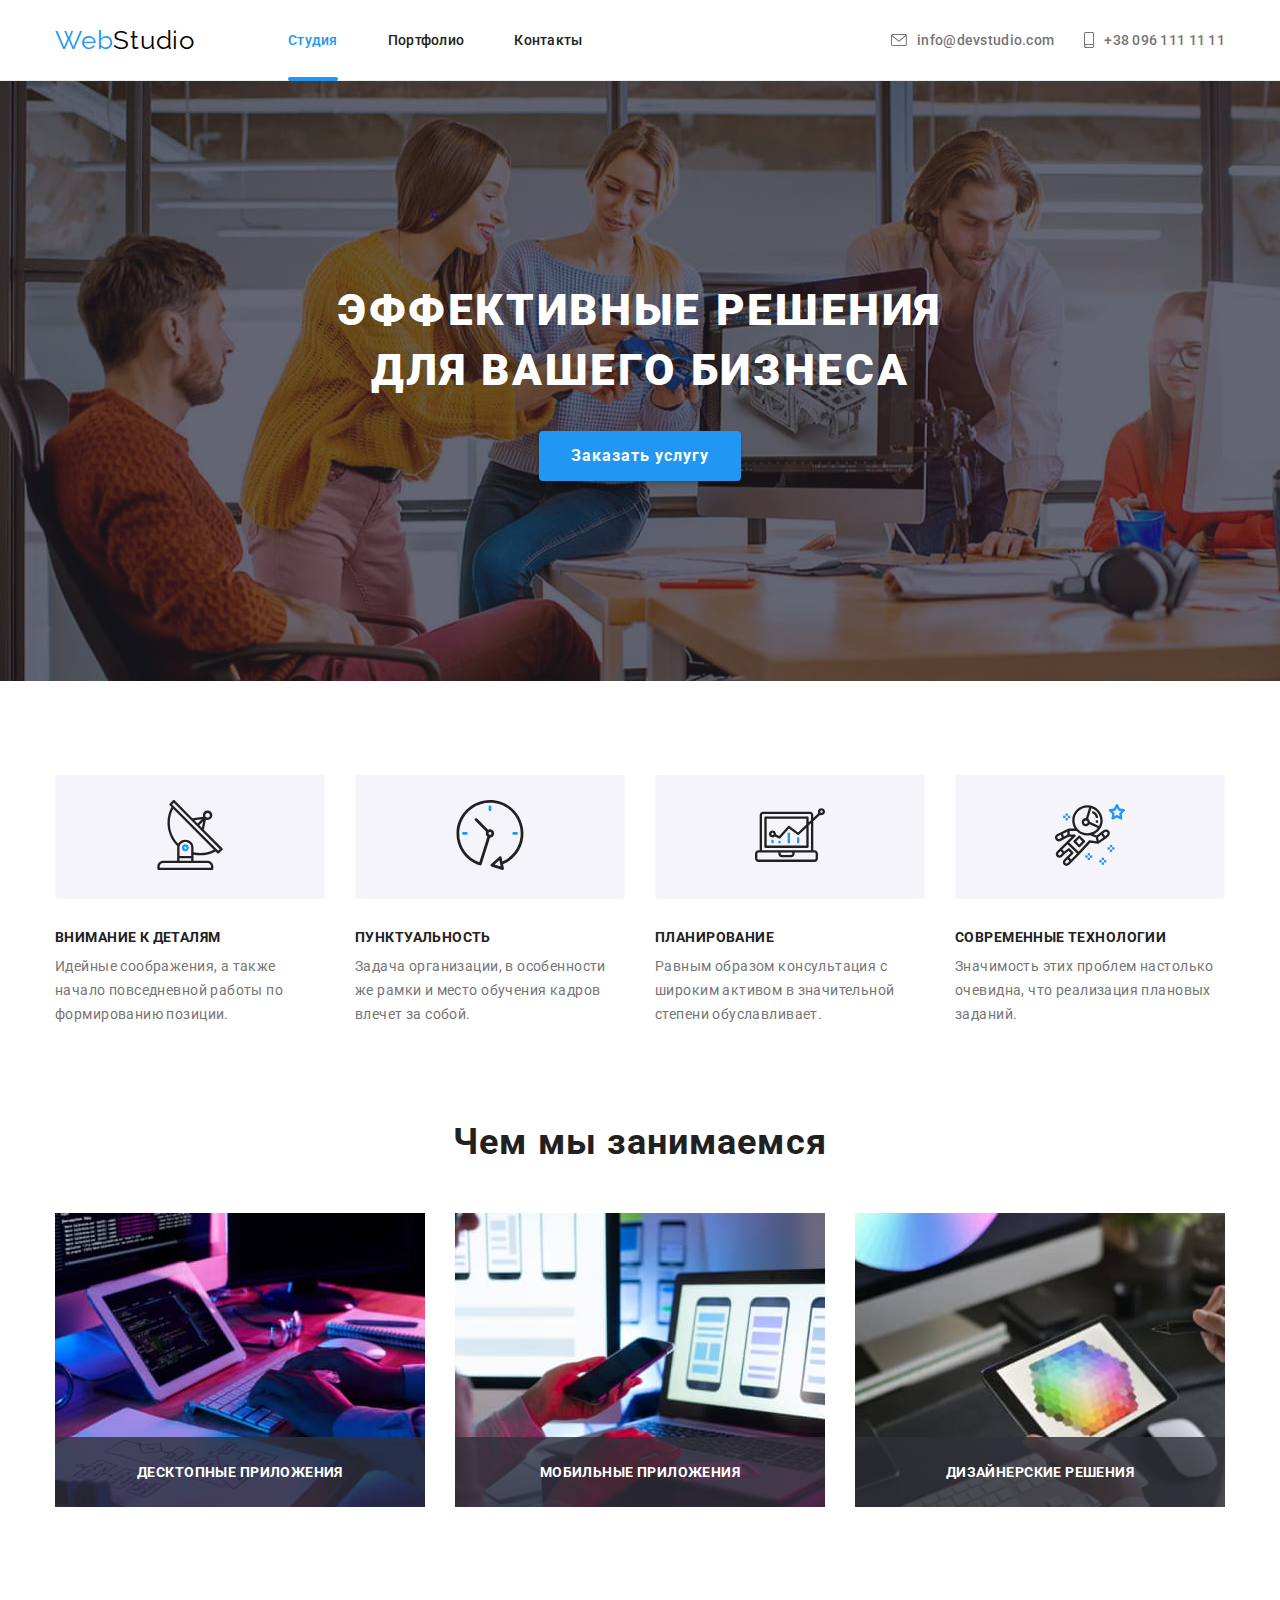
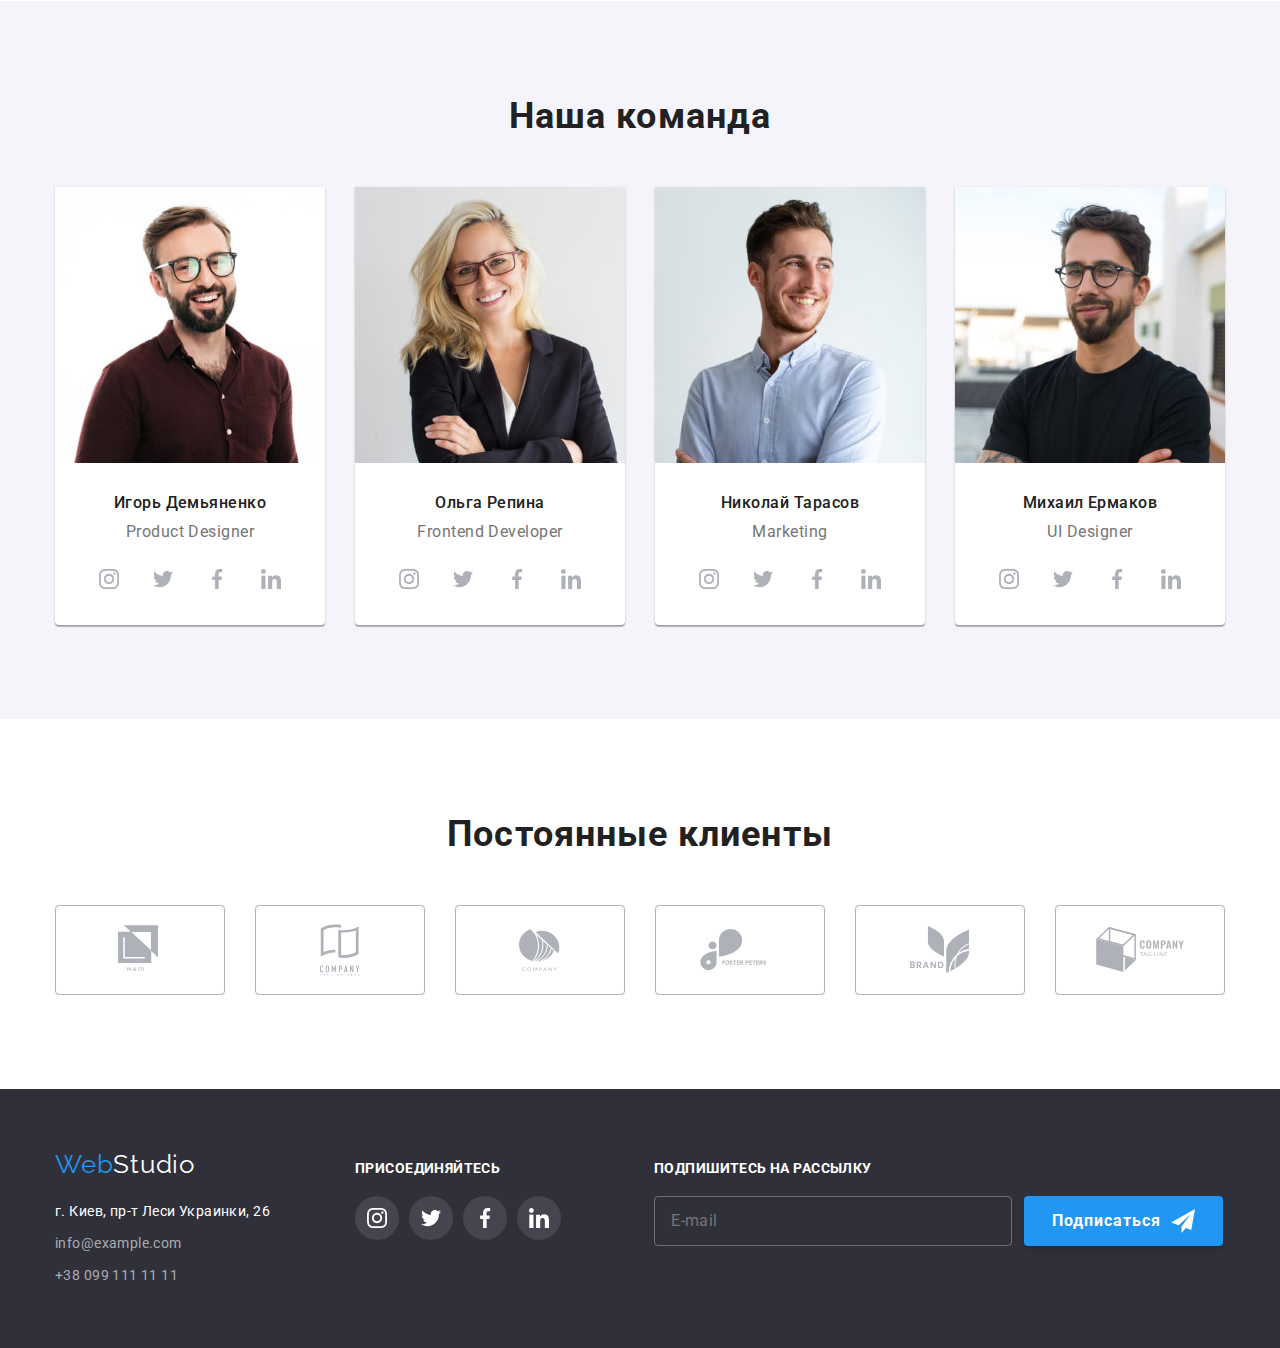
<file: index.html>
<!DOCTYPE html>
<html lang="ru">

<head>
    <meta charset="UTF-8" />
    <meta name="viewport" content="width=device-width, initial-scale=1.0" />
    <title>WebStudio</title>
    <link rel="preconnect" href="https://fonts.gstatic.com" />
    <link
        href="https://fonts.googleapis.com/css2?family=Raleway:wght@700&family=Roboto:wght@400;500;700;900&display=swap"
        rel="stylesheet" />
    <link rel="stylesheet" href="./css/main.min.css" />
</head>

<body>
    <!-- Header -->
    <header class="page-header">
        <div class="container page-header__container">
            <nav class="navigation">
                <a href="./index.html" class="logo logo__header"><span class="logo__web">Web</span>Studio</a>

                <div class="mobile-container">
                    <button type="button" class="mobile-menu-button" data-menu-button>
                        <svg width="40" height="40" aria-label="Переключатель мобильного меню" aria-expanded="false">
                            <use class="mobile-menu-button__burger" href="./images/symbol-defs.svg#icon-mobile-menu">
                            </use>
                        </svg>
                    </button>

                    <div class="mobile-menu-content" data-menu>
                        <button type="button" class="mobile-menu-button mobile-menu-content-button"
                            data-menu-button-close>
                            <svg width="40" height="40" class="mobile-menu-content-button__close-icon">
                                <use href="./images/symbol-defs.svg#icon-mobile-menu-close"></use>
                            </svg>
                        </button>

                        <ul class="navigation__list">
                            <li class="navigation__item">
                                <a href="./index.html" class="navigation__link navigation__link--active">Студия</a>
                            </li>
                            <li class="navigation__item">
                                <a href="portfolio.html" class="navigation__link">Портфолио</a>
                            </li>
                            <li class="navigation__item">
                                <a href="" class="navigation__link">Контакты</a>
                            </li>
                        </ul>

                        <address class="header-address">
                            <ul class="header-address__list">
                                <li class="header-address__item">
                                    <a href="tel:+380961111111" class="header-address__contact">
                                        +38 096 111 11 11</a>
                                </li>
                                <li class="header-address__item">
                                    <a href="mailto:info@devstudio.com" class="header-address__contact">
                                        info@devstudio.com</a>
                                </li>
                            </ul>

                            <ul class="header-address__social-list">
                                <li class="header-address__social-item">
                                    <a href=""
                                        class="header-address__social-link header-address__social-link--no-padding">Instagram</a>
                                    <svg width="1" height="22" class="header-address__vertical-icon">
                                        <use href="./images/symbol-defs.svg#icon-vertical-line"></use>
                                    </svg>
                                </li>
                                <li class="header-address__social-item">
                                    <a href="" class="header-address__social-link">Twitter</a>
                                    <svg width="1" height="22" class="header-address__vertical-icon">
                                        <use href="./images/symbol-defs.svg#icon-vertical-line"></use>
                                    </svg>
                                </li>
                                <li class="header-address__social-item">
                                    <a href="" class="header-address__social-link">Facebook</a>
                                    <svg width="1" height="22" class="header-address__vertical-icon">
                                        <use href="./images/symbol-defs.svg#icon-vertical-line"></use>
                                    </svg>
                                </li>
                                <li class="header-address__social-item">
                                    <a href="" class="header-address__social-link">LinkedIn</a>
                                </li>
                            </ul>
                        </address>
                    </div>
                </div>

                <!-- Разметка для планшета и ПК -->
                <div class="tablet-desktop-container">
                    <ul class="navigation__list">
                        <li class="navigation__item">
                            <a href="./index.html" class="navigation__link navigation__link--active">Студия</a>
                        </li>
                        <li class="navigation__item">
                            <a href="portfolio.html" class="navigation__link">Портфолио</a>
                        </li>
                        <li class="navigation__item">
                            <a href="" class="navigation__link">Контакты</a>
                        </li>
                    </ul>

                    <address class="header-address">
                        <ul class="header-address__list">
                            <li class="header-address__item">
                                <a href="mailto:info@devstudio.com" class="header-address__contact">
                                    <svg class="header-address__icon" width="16" height="12">
                                        <use href="./images/symbol-defs.svg#icon-mail"></use>
                                    </svg>

                                    info@devstudio.com</a>
                            </li>
                            <li class="header-address__item">
                                <a href="tel:+380961111111" class="header-address__contact">
                                    <svg class="header-address__icon" width="10" height="16">
                                        <use href="./images/symbol-defs.svg#icon-smartphone"></use>
                                    </svg>

                                    +38 096 111 11 11</a>
                            </li>
                        </ul>
                    </address>
                </div>
            </nav>
        </div>
    </header>

    <main>
        <!-- Hero -->
        <section class="hero">
            <div class="container hero__container">
                <h1 class="hero__title">Эффективные решения для вашего бизнеса</h1>
                <button type="button" class="color-button hero__button" data-modal-open>
                    Заказать услугу
                </button>
            </div>
        </section>

        <!-- Our advantages -->
        <section class="advantages">
            <div class="container">
                <h2 class="visually-hidden">Наши преимущества</h2>
                <ul class="advantages__list">
                    <li class="advantages__item">
                        <div class="advantages__icon-container">
                            <svg width="70" height="70">
                                <use href="./images/symbol-defs.svg#icon-antenna"></use>
                            </svg>
                        </div>
                        <h3 class="advantages__title">Внимание к деталям</h3>
                        <p class="advantages__text">
                            Идейные соображения, а также начало повседневной работы по
                            формированию позиции.
                        </p>
                    </li>

                    <li class="advantages__item">
                        <div class="advantages__icon-container">
                            <svg width="70" height="70">
                                <use href="./images/symbol-defs.svg#icon-clock"></use>
                            </svg>
                        </div>
                        <h3 class="advantages__title">Пунктуальность</h3>
                        <p class="advantages__text">
                            Задача организации, в особенности же рамки и место обучения
                            кадров влечет за собой.
                        </p>
                    </li>

                    <li class="advantages__item">
                        <div class="advantages__icon-container">
                            <svg width="70" height="70">
                                <use href="./images/symbol-defs.svg#icon-diagram"></use>
                            </svg>
                        </div>
                        <h3 class="advantages__title">Планирование</h3>
                        <p class="advantages__text">
                            Равным образом консультация с широким активом в значительной
                            степени обуславливает.
                        </p>
                    </li>

                    <li class="advantages__item">
                        <div class="advantages__icon-container">
                            <svg width="70" height="70">
                                <use href="./images/symbol-defs.svg#icon-astronaut"></use>
                            </svg>
                        </div>
                        <h3 class="advantages__title">Современные технологии</h3>
                        <p class="advantages__text">
                            Значимость этих проблем настолько очевидна, что реализация
                            плановых заданий.
                        </p>
                    </li>
                </ul>
            </div>
        </section>

        <!-- Our projects  -->
        <section class="projects">
            <div class="container">
                <h2 class="section-title projects__section-title">
                    Чем мы занимаемся
                </h2>
                <ul class="projects__list">
                    <li class="projects__item">
                        <a href=""><img srcset="./images/img1-370.jpg 1x, ./images/img1@2x.jpg 2x"
                                src="./images/img1-370.jpg 1x" alt="человек печатает на клавиатуре" width="370"
                                height="294" />
                            <p class="projects__description">Десктопные приложения</p>
                        </a>
                    </li>

                    <li class="projects__item">
                        <a href=""><img srcset="./images/img2-370.jpg 1x, ./images/img2@2x.jpg 2x"
                                src="./images/img2-370.jpg 1x" alt="человек держит телефон" width="370" height="294" />
                            <p class="projects__description">Мобильные приложения</p>
                        </a>
                    </li>

                    <li class="projects__item">
                        <a href=""><img srcset="./images/img3-370.jpg 1x, ./images/img3@2x.jpg 2x"
                                src="./images/img3-370.jpg 1x" alt="человек держит планшет" width="370" height="294" />
                            <p class="projects__description">Дизайнерские решения</p>
                        </a>
                    </li>
                </ul>
            </div>
        </section>

        <!-- Our team -->
        <section class="team">
            <div class="container">
                <h2 class="section-title team__title">Наша команда</h2>
                <ul class="team__person-list">
                    <li class="person-card">
                        <img srcset="./images/igor-450.jpg 450w, ./images/igor-900.jpg 900w" src="./images/igor-450.jpg"
                            alt="Фото Игоря Демьяненко"
                            sizes="(min-width: 1200px) 25vw, (min-width: 768px) 50vw, 100vw" />
                        <div class="person-card__description">
                            <h3 class="person-card__title">Игорь Демьяненко</h3>
                            <p class="person-card__position">Product Designer</p>

                            <ul class="team__icons-list">
                                <li class="team__icons-item">
                                    <a href="" class="team__icon-link">
                                        <svg class="team__icon" width="20" height="20">
                                            <use href="./images/symbol-defs.svg#icon-instagram"></use>
                                        </svg>
                                    </a>
                                </li>

                                <li class="team__icons-item">
                                    <a href="" class="team__icon-link">
                                        <svg class="team__icon" width="20" height="20">
                                            <use href="./images/symbol-defs.svg#icon-twitter"></use>
                                        </svg>
                                    </a>
                                </li>

                                <li class="team__icons-item">
                                    <a href="" class="team__icon-link">
                                        <svg class="team__icon" width="20" height="20">
                                            <use href="./images/symbol-defs.svg#icon-facebook"></use>
                                        </svg>
                                    </a>
                                </li>

                                <li class="team__icons-item">
                                    <a href="" class="team__icon-link">
                                        <svg class="team__icon" width="20" height="20">
                                            <use href="./images/symbol-defs.svg#icon-linkedin"></use>
                                        </svg>
                                    </a>
                                </li>
                            </ul>
                        </div>
                    </li>

                    <li class="person-card">
                        <img srcset="./images/olga-450.jpg 450w, ./images/olga-900.jpg 900w" src="./images/olga-450.jpg"
                            alt="Фото Ольги Репиной" sizes="(min-width: 1200px) 25vw, (min-width: 768px) 50vw, 100vw" />
                        <div class="person-card__description">
                            <h3 class="person-card__title">Ольга Репина</h3>
                            <p class="person-card__position">Frontend Developer</p>

                            <ul class="team__icons-list">
                                <li class="team__icons-item">
                                    <a href="" class="team__icon-link">
                                        <svg class="team__icon" width="20" height="20">
                                            <use href="./images/symbol-defs.svg#icon-instagram"></use>
                                        </svg>
                                    </a>
                                </li>

                                <li class="team__icons-item">
                                    <a href="" class="team__icon-link">
                                        <svg class="team__icon" width="20" height="20">
                                            <use href="./images/symbol-defs.svg#icon-twitter"></use>
                                        </svg>
                                    </a>
                                </li>

                                <li class="team__icons-item">
                                    <a href="" class="team__icon-link">
                                        <svg class="team__icon" width="20" height="20">
                                            <use href="./images/symbol-defs.svg#icon-facebook"></use>
                                        </svg>
                                    </a>
                                </li>

                                <li class="team__icons-item">
                                    <a href="" class="team__icon-link">
                                        <svg class="team__icon" width="20" height="20">
                                            <use href="./images/symbol-defs.svg#icon-linkedin"></use>
                                        </svg>
                                    </a>
                                </li>
                            </ul>
                        </div>
                    </li>

                    <li class="person-card">
                        <img srcset="
                  ./images/nikolai-450.jpg 450w,
                  ./images/nikolai-900.jpg 900w
                " src="./images/nikolai-450.jpg" alt="Фото Николая Тарасова"
                            sizes="(min-width: 1200px) 25vw, (min-width: 768px) 50vw, 100vw" />
                        <div class="person-card__description">
                            <h3 class="person-card__title">Николай Тарасов</h3>
                            <p class="person-card__position">Marketing</p>

                            <ul class="team__icons-list">
                                <li class="team__icons-item">
                                    <a href="" class="team__icon-link">
                                        <svg class="team__icon" width="20" height="20">
                                            <use href="./images/symbol-defs.svg#icon-instagram"></use>
                                        </svg>
                                    </a>
                                </li>

                                <li class="team__icons-item">
                                    <a href="" class="team__icon-link">
                                        <svg class="team__icon" width="20" height="20">
                                            <use href="./images/symbol-defs.svg#icon-twitter"></use>
                                        </svg>
                                    </a>
                                </li>

                                <li class="team__icons-item">
                                    <a href="" class="team__icon-link">
                                        <svg class="team__icon" width="20" height="20">
                                            <use href="./images/symbol-defs.svg#icon-facebook"></use>
                                        </svg>
                                    </a>
                                </li>

                                <li class="team__icons-item">
                                    <a href="" class="team__icon-link">
                                        <svg class="team__icon" width="20" height="20">
                                            <use href="./images/symbol-defs.svg#icon-linkedin"></use>
                                        </svg>
                                    </a>
                                </li>
                            </ul>
                        </div>
                    </li>

                    <li class="person-card">
                        <img srcset="
                  ./images/mihail-450.jpg 450w,
                  ./images/mihail-900.jpg 900w
                " src="./images/mihail-450.jpg" alt="Фото Михаила Ермакова"
                            sizes="(min-width: 1200px) 25vw, (min-width: 768px) 50vw, 100vw" />
                        <div class="person-card__description">
                            <h3 class="person-card__title">Михаил Ермаков</h3>
                            <p class="person-card__position">UI Designer</p>

                            <ul class="team__icons-list">
                                <li class="team__icons-item">
                                    <a href="" class="team__icon-link">
                                        <svg class="team__icon" width="20" height="20">
                                            <use href="./images/symbol-defs.svg#icon-instagram"></use>
                                        </svg>
                                    </a>
                                </li>

                                <li class="team__icons-item">
                                    <a href="" class="team__icon-link">
                                        <svg class="team__icon" width="20" height="20">
                                            <use href="./images/symbol-defs.svg#icon-twitter"></use>
                                        </svg>
                                    </a>
                                </li>

                                <li class="team__icons-item">
                                    <a href="" class="team__icon-link">
                                        <svg class="team__icon" width="20" height="20">
                                            <use href="./images/symbol-defs.svg#icon-facebook"></use>
                                        </svg>
                                    </a>
                                </li>

                                <li class="team__icons-item">
                                    <a href="" class="team__icon-link">
                                        <svg class="team__icon" width="20" height="20">
                                            <use href="./images/symbol-defs.svg#icon-linkedin"></use>
                                        </svg>
                                    </a>
                                </li>
                            </ul>
                        </div>
                    </li>
                </ul>
            </div>
        </section>

        <!-- Regular customers -->
        <section class="customers">
            <div class="container">
                <h2 class="section-title customers__title">Постоянные клиенты</h2>
                <ul class="customers__list">
                    <li class="customers__item">
                        <a href="" class="customers__link">
                            <svg class="customers__icon" width="44.27" height="49.23">
                                <use href="./images/symbol-defs.svg#icon-company-1"></use>
                            </svg>
                        </a>
                    </li>

                    <li class="customers__item">
                        <a href="" class="customers__link">
                            <svg class="customers__icon" width="40" height="52">
                                <use href="./images/symbol-defs.svg#icon-company-2"></use>
                            </svg>
                        </a>
                    </li>

                    <li class="customers__item">
                        <a href="" class="customers__link">
                            <svg class="customers__icon" width="41" height="42.6">
                                <use href="./images/symbol-defs.svg#icon-company-3"></use>
                            </svg>
                        </a>
                    </li>

                    <li class="customers__item">
                        <a href="" class="customers__link">
                            <svg class="customers__icon" width="79.66" height="42.02">
                                <use href="./images/symbol-defs.svg#icon-company-4"></use>
                            </svg>
                        </a>
                    </li>

                    <li class="customers__item">
                        <a href="" class="customers__link">
                            <svg class="customers__icon" width="59" height="47">
                                <use href="./images/symbol-defs.svg#icon-company-5"></use>
                            </svg>
                        </a>
                    </li>

                    <li class="customers__item">
                        <a href="" class="customers__link">
                            <svg class="customers__icon" width="88.48" height="45.44">
                                <use href="./images/symbol-defs.svg#icon-company-6"></use>
                            </svg>
                        </a>
                    </li>
                </ul>
            </div>
        </section>
    </main>

    <!-- Footer -->
    <footer class="main-footer">
        <div class="container main-footer__container">
            <div class="main-footer__tablet-wrapper">
                <div class="footer-address">
                    <a href="./index.html" class="logo logo__footer"><span class="logo__web">Web</span><span
                            class="logo__studio">Studio</span></a>
                    <address class="footer-address-mobile">
                        <p class="footer-address__text">
                            г. Киев, пр-т Леси Украинки, 26
                        </p>
                        <ul>
                            <li class="footer-address__item">
                                <a href="mailto:info@example.com" class="footer-address__contact">info@example.com</a>
                            </li>

                            <li class="footer-address__item">
                                <a href="tel:+380991111111" class="footer-address__contact">+38 099 111 11 11</a>
                            </li>
                        </ul>
                    </address>
                </div>

                <div class="footer-join">
                    <p class="footer-join__text">Присоединяйтесь</p>
                    <ul class="footer-join__list">
                        <li class="footer-join__item">
                            <a href="" class="footer-join__link">
                                <svg class="footer-join__icon" width="20" height="20">
                                    <use href="./images/symbol-defs.svg#icon-instagram"></use>
                                </svg>
                            </a>
                        </li>

                        <li class="footer-join__item">
                            <a href="" class="footer-join__link">
                                <svg class="footer-join__icon" width="20" height="20">
                                    <use href="./images/symbol-defs.svg#icon-twitter"></use>
                                </svg>
                            </a>
                        </li>

                        <li class="footer-join__item">
                            <a href="" class="footer-join__link">
                                <svg class="footer-join__icon" width="20" height="20">
                                    <use href="./images/symbol-defs.svg#icon-facebook"></use>
                                </svg>
                            </a>
                        </li>

                        <li class="footer-join__item">
                            <a href="" class="footer-join__link">
                                <svg class="footer-join__icon" width="20" height="20">
                                    <use href="./images/symbol-defs.svg#icon-linkedin"></use>
                                </svg>
                            </a>
                        </li>
                    </ul>
                </div>
            </div>

            <form class="footer-subscribe">
                <div class="footer-subscribe__container">
                    <label for="footer-email" class="footer-subscribe__label">Подпишитесь на рассылку</label>
                    <input type="email" name="email" id="footer-email" placeholder="E-mail"
                        class="footer-subscribe__input" />
                </div>

                <button type="submit" class="color-button footer-subscribe__button">
                    Подписаться
                    <svg width="24" height="24" class="footer-subscribe__icon">
                        <use href="./images/icons.svg#icon-send"></use>
                    </svg>
                </button>
            </form>
        </div>
    </footer>

    <!-- Modal -->
    <div class="backdrop is-hidden" data-modal>
        <div class="modal">
            <button class="close-button" data-modal-close>
                <svg class="close-button__icon" width="11" height="11">
                    <use href="./images/symbol-defs.svg#icon-close"></use>
                </svg>
            </button>

            <form>
                <h2 class="modal__title">Оставьте свои данные, мы вам перезвоним</h2>

                <label class="modal__label">
                    Имя
                    <div class="modal__input-container">
                        <input type="text" name="modal-user-name" class="modal__input" />

                        <svg width="18" height="18" class="modal__icon">
                            <use href="./images/icons.svg#icon-person"></use>
                        </svg>
                    </div>
                </label>

                <label class="modal__label">
                    Телефон
                    <div class="modal__input-container">
                        <input type="tel" name="modal-phone" class="modal__input" />

                        <svg width="18" height="18" class="modal__icon">
                            <use href="./images/icons.svg#icon-phone"></use>
                        </svg>
                    </div>
                </label>

                <label class="modal__label">
                    Почта
                    <div class="modal__input-container">
                        <input type="email" name="modal-mail" class="modal__input" />

                        <svg width="18" height="18" class="modal__icon">
                            <use href="./images/icons.svg#icon-email"></use>
                        </svg>
                    </div>
                </label>

                <label class="modal__label modal__label--indented">Комментарий
                    <textarea name="modal-comment" cols="30" rows="10" placeholder="Введите текст"
                        class="modal__input modal__input--textarea"></textarea>
                </label>

                <div class="policy">
                    <label class="policy__label">
                        <input type="checkbox" name="modal-policy" class="visually-hidden policy__input" />

                        <span class="policy__icon"></span>

                        Соглашаюсь с рассылкой и принимаю
                        <a href="" class="policy__link"> Условия договора</a>
                    </label>
                </div>
                <div class="modal__sending-container">
                    <button type="submit" class="color-button modal__sending-button">
                        Отправить
                    </button>
                </div>
            </form>
        </div>
    </div>

    <script src="./js/mobile-menu.js"></script>
    <script src="./js/mobile-menu-closing.js"></script>
    <script src="./js/modal.js"></script>
</body>

</html>
</file>
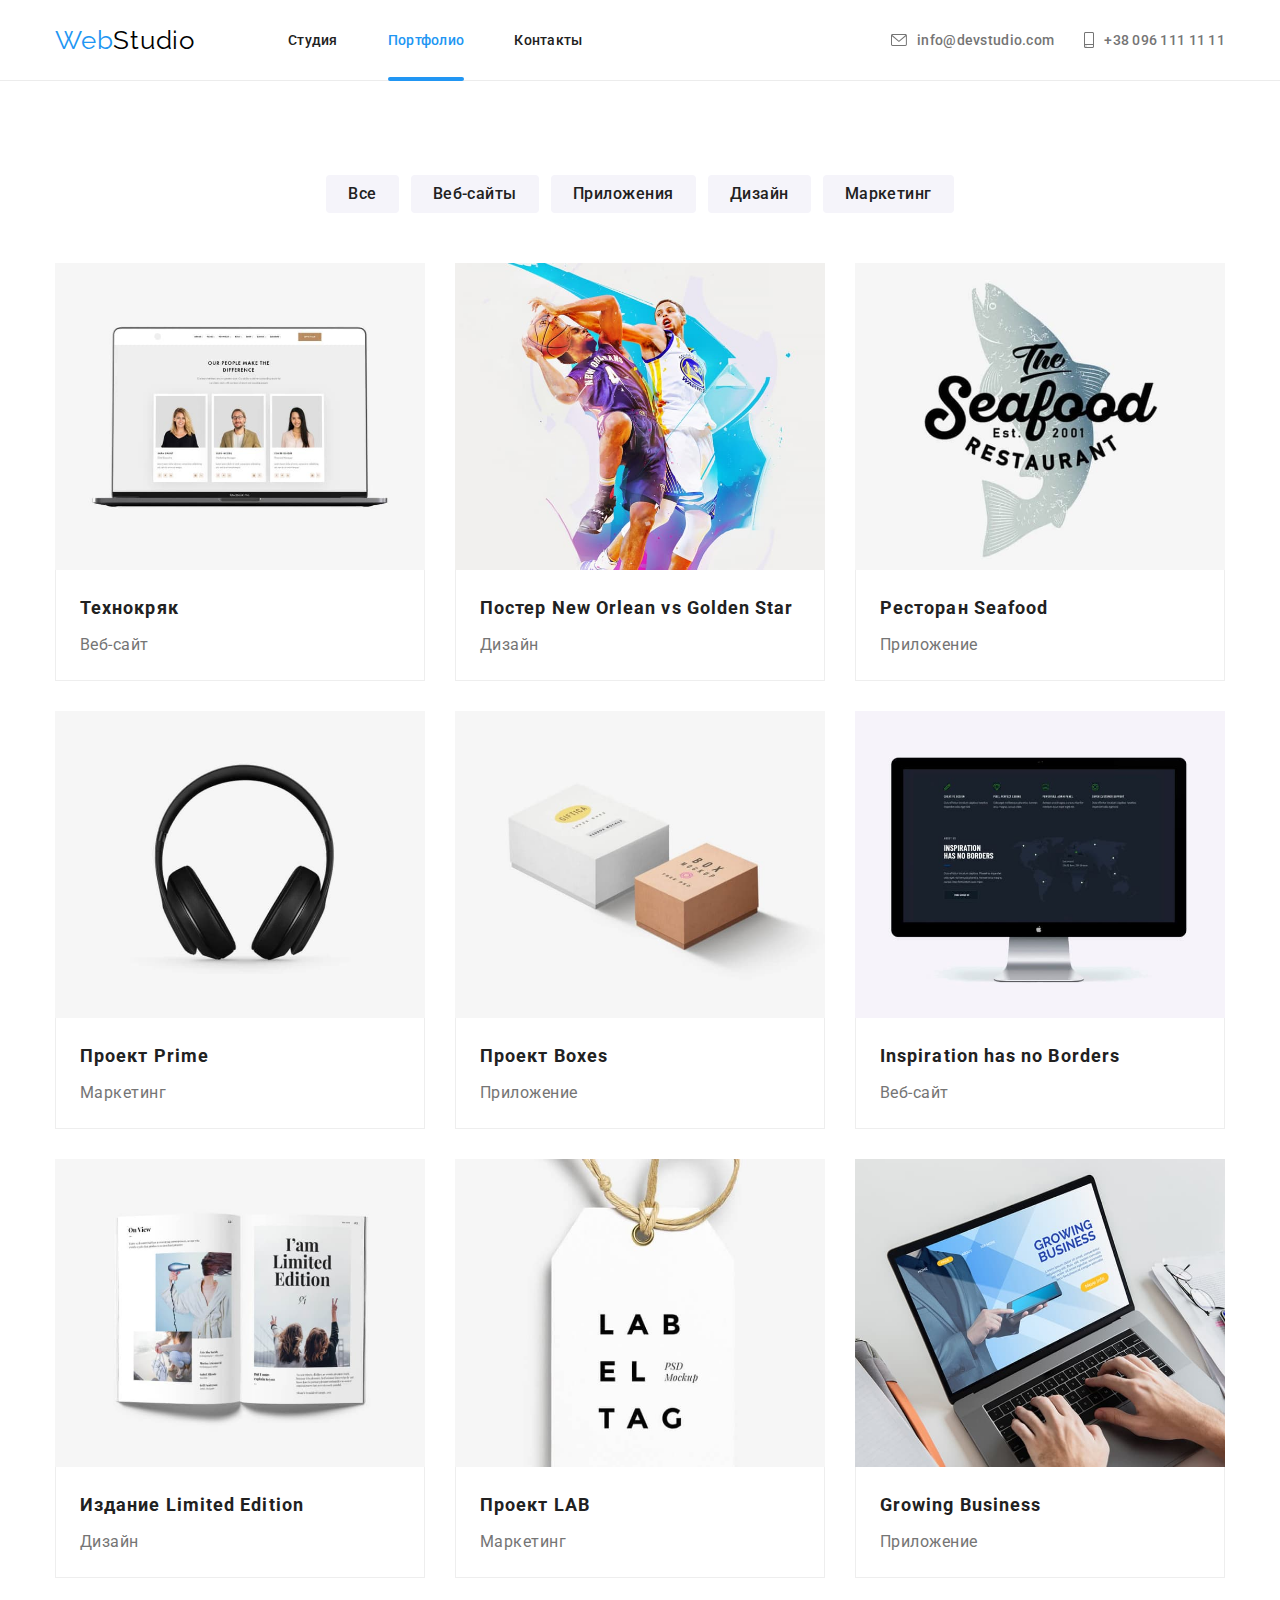
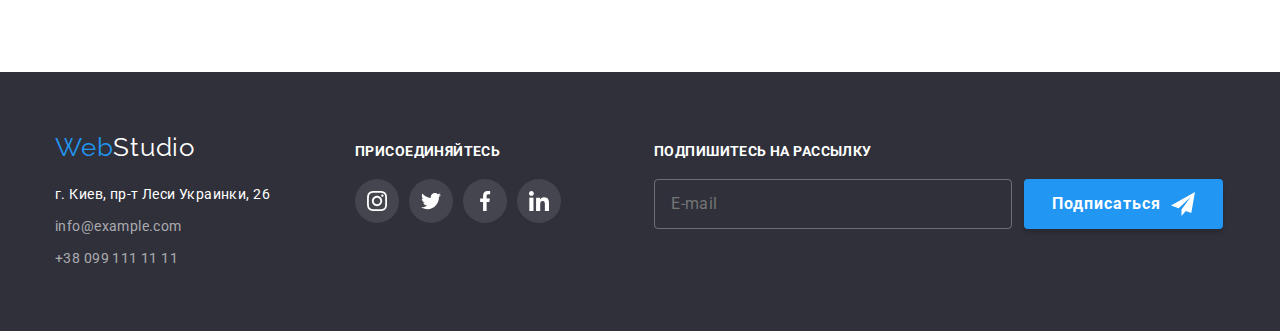
<file: portfolio.html>
<!DOCTYPE html>
<html lang="ru">

<head>
    <meta charset="UTF-8" />
    <meta name="viewport" content="width=device-width, initial-scale=1.0" />
    <title>Portfolio</title>
    <link rel="preconnect" href="https://fonts.gstatic.com" />
    <link
        href="https://fonts.googleapis.com/css2?family=Raleway:wght@700&family=Roboto:wght@400;500;700;900&display=swap"
        rel="stylesheet" />
    <link rel="stylesheet" href="./css/main.min.css" />
</head>

<body>
    <!-- Header -->
    <header class="page-header">
        <div class="container page-header__container">
            <nav class="navigation">
                <a href="./index.html" class="logo logo__header"><span class="logo__web">Web</span>Studio</a>

                <div class="mobile-container">
                    <button type="button" class="mobile-menu-button" data-menu-button>
                        <svg width="40" height="40" aria-label="Переключатель мобильного меню" aria-expanded="false">
                            <use class="mobile-menu-button__burger" href="./images/symbol-defs.svg#icon-mobile-menu">
                            </use>
                        </svg>
                    </button>

                    <div class="mobile-menu-content" data-menu>
                        <button type="button" class="mobile-menu-button mobile-menu-content-button"
                            data-menu-button-close>
                            <svg width="40" height="40" class="mobile-menu-content-button__close-icon">
                                <use href="./images/symbol-defs.svg#icon-mobile-menu-close"></use>
                            </svg>
                        </button>

                        <ul class="navigation__list">
                            <li class="navigation__item">
                                <a href="./index.html" class="navigation__link">Студия</a>
                            </li>
                            <li class="navigation__item">
                                <a href="portfolio.html" class="navigation__link navigation__link--active">Портфолио</a>
                            </li>
                            <li class="navigation__item">
                                <a href="" class="navigation__link">Контакты</a>
                            </li>
                        </ul>

                        <address class="header-address">
                            <ul class="header-address__list">
                                <li class="header-address__item">
                                    <a href="tel:+380961111111" class="header-address__contact">
                                        +38 096 111 11 11</a>
                                </li>
                                <li class="header-address__item">
                                    <a href="mailto:info@devstudio.com" class="header-address__contact">
                                        info@devstudio.com</a>
                                </li>
                            </ul>

                            <ul class="header-address__social-list">
                                <li class="header-address__social-item">
                                    <a href=""
                                        class="header-address__social-link header-address__social-link--no-padding">Instagram</a>
                                    <svg width="1" height="22" class="header-address__vertical-icon">
                                        <use href="./images/symbol-defs.svg#icon-vertical-line"></use>
                                    </svg>
                                </li>
                                <li class="header-address__social-item">
                                    <a href="" class="header-address__social-link">Twitter</a>
                                    <svg width="1" height="22" class="header-address__vertical-icon">
                                        <use href="./images/symbol-defs.svg#icon-vertical-line"></use>
                                    </svg>
                                </li>
                                <li class="header-address__social-item">
                                    <a href="" class="header-address__social-link">Facebook</a>
                                    <svg width="1" height="22" class="header-address__vertical-icon">
                                        <use href="./images/symbol-defs.svg#icon-vertical-line"></use>
                                    </svg>
                                </li>
                                <li class="header-address__social-item">
                                    <a href="" class="header-address__social-link">LinkedIn</a>
                                </li>
                            </ul>
                        </address>
                    </div>
                </div>

                <!-- Разметка для планшета и ПК -->
                <div class="tablet-desktop-container">
                    <ul class="navigation__list">
                        <li class="navigation__item">
                            <a href="./index.html" class="navigation__link">Студия</a>
                        </li>
                        <li class="navigation__item">
                            <a href="portfolio.html" class="navigation__link navigation__link--active">Портфолио</a>
                        </li>
                        <li class="navigation__item">
                            <a href="" class="navigation__link">Контакты</a>
                        </li>
                    </ul>

                    <address class="header-address">
                        <ul class="header-address__list">
                            <li class="header-address__item">
                                <a href="mailto:info@devstudio.com" class="header-address__contact">
                                    <svg class="header-address__icon" width="16" height="12">
                                        <use href="./images/symbol-defs.svg#icon-mail"></use>
                                    </svg>

                                    info@devstudio.com</a>
                            </li>
                            <li class="header-address__item">
                                <a href="tel:+380961111111" class="header-address__contact">
                                    <svg class="header-address__icon" width="10" height="16">
                                        <use href="./images/symbol-defs.svg#icon-smartphone"></use>
                                    </svg>

                                    +38 096 111 11 11</a>
                            </li>
                        </ul>
                    </address>
                </div>
            </nav>
        </div>
    </header>

    <!-- Main -->
    <main>
        <!-- Наши работы -->
        <section class="portfolio">
            <div class="container portfolio__container">
                <h1 class="visually-hidden">Наши работы</h1>
                <ul class="filter__list">
                    <li class="filter__item">
                        <button type="button" class="filter__button">Все</button>
                    </li>

                    <li class="filter__item">
                        <button type="button" class="filter__button">Веб-сайты</button>
                    </li>

                    <li class="filter__item">
                        <button type="button" class="filter__button">Приложения</button>
                    </li>

                    <li class="filter__item">
                        <button type="button" class="filter__button">Дизайн</button>
                    </li>

                    <li class="filter__item">
                        <button type="button" class="filter__button">Маркетинг</button>
                    </li>
                </ul>

                <ul class="portfolio__cards-list">
                    <li class="portfolio__card">
                        <div class="portfolio__thumb">
                            <picture>
                                <source srcset="
                      ./images/tehno-mobile-450.jpg 450w,
                      ./images/tehno-mobile-900.jpg 900w
                    " media="(max-width: 767px)" sizes="(max-width: 767px) 100vw" />

                                <source srcset="
                      ./images/tehno-big-354.jpg 354w,
                      ./images/tehno-big-708.jpg 708w
                    " media="(min-width: 768px)" sizes="(min-width: 1200px) 33vw, (min-width: 768px) 50vw, 100vw" />

                                <img src="./images/tehno-mobile-450.jpg " alt="Технокряк" />
                            </picture>

                            <p class="portfolio__text">
                                Технокряк это современная площадка распространения
                                коронавируса. Компании используют эту платформу для цифрового
                                шпионажа и атак на защищённые сервера конкурентов.
                            </p>
                        </div>

                        <div class="portfolio__description">
                            <h2 class="portfolio__card-title">Технокряк</h2>
                            <p class="portfolio__project-type">Веб-сайт</p>
                        </div>
                    </li>

                    <li class="portfolio__card">
                        <div class="portfolio__thumb">
                            <picture>
                                <source srcset="
                      ./images/new-orlean-mobile-450.jpg 450w,
                      ./images/new-orlean-mobile-900.jpg 900w
                    " media="(max-width: 767px)" sizes="(max-width: 767px) 100vw" />

                                <source srcset="
                      ./images/new-orlean-big-354.jpg 354w,
                      ./images/new-orlean-big-708.jpg 708w
                    " media="(min-width: 768px)" sizes="(min-width: 1200px) 33vw, (min-width: 768px) 50vw, 100vw" />

                                <img src="./images/new-orlean-mobile-450.jpg " alt="Постер New Orlean vs Golden Star" />
                            </picture>

                            <p class="portfolio__text">
                                Технокряк это современная площадка распространения
                                коронавируса. Компании используют эту платформу для цифрового
                                шпионажа и атак на защищённые сервера конкурентов.
                            </p>
                        </div>

                        <div class="portfolio__description">
                            <h2 class="portfolio__card-title">
                                Постер New Orlean vs Golden Star
                            </h2>
                            <p class="portfolio__project-type">Дизайн</p>
                        </div>
                    </li>

                    <li class="portfolio__card">
                        <div class="portfolio__thumb">
                            <picture>
                                <source srcset="
                      ./images/seafood-mobile-450.jpg 450w,
                      ./images/seafood-mobile-900.jpg 900w
                    " media="(max-width: 767px)" sizes="(max-width: 767px) 100vw" />

                                <source srcset="
                      ./images/seafood-big-354.jpg 354w,
                      ./images/seafood-big-708.jpg 708w
                    " media="(min-width: 768px)" sizes="(min-width: 1200px) 33vw, (min-width: 768px) 50vw, 100vw" />

                                <img src="./images/seafood-mobile-450.jpg " alt="Ресторан Seafood" />
                            </picture>

                            <p class="portfolio__text">
                                Технокряк это современная площадка распространения
                                коронавируса. Компании используют эту платформу для цифрового
                                шпионажа и атак на защищённые сервера конкурентов.
                            </p>
                        </div>

                        <div class="portfolio__description">
                            <h2 class="portfolio__card-title">Ресторан Seafood</h2>
                            <p class="portfolio__project-type">Приложение</p>
                        </div>
                    </li>

                    <li class="portfolio__card">
                        <div class="portfolio__thumb">
                            <picture>
                                <source srcset="
                      ./images/prime-mobile-450.jpg 450w,
                      ./images/prime-mobile-900.jpg 900w
                    " media="(max-width: 767px)" sizes="(max-width: 767px) 100vw" />

                                <source srcset="
                      ./images/prime-big-354.jpg 354w,
                      ./images/prime-big-708.jpg 708w
                    " media="(min-width: 768px)" sizes="(min-width: 1200px) 33vw, (min-width: 768px) 50vw, 100vw" />

                                <img src="./images/prime-mobile-450.jpg " alt="Проект Prime" />
                            </picture>

                            <p class="portfolio__text">
                                Технокряк это современная площадка распространения
                                коронавируса. Компании используют эту платформу для цифрового
                                шпионажа и атак на защищённые сервера конкурентов.
                            </p>
                        </div>

                        <div class="portfolio__description">
                            <h2 class="portfolio__card-title">Проект Prime</h2>
                            <p class="portfolio__project-type">Маркетинг</p>
                        </div>
                    </li>

                    <li class="portfolio__card">
                        <div class="portfolio__thumb">
                            <picture>
                                <source srcset="
                      ./images/boxes-mobile-450.jpg 450w,
                      ./images/boxes-mobile-900.jpg 900w
                    " media="(max-width: 767px)" sizes="(max-width: 767px) 100vw" />

                                <source srcset="
                      ./images/boxes-big-354.jpg 354w,
                      ./images/boxes-big-708.jpg 708w
                    " media="(min-width: 768px)" sizes="(min-width: 1200px) 33vw, (min-width: 768px) 50vw, 100vw" />

                                <img src="./images/boxes-mobile-450.jpg " alt="Проект Boxes" />
                            </picture>

                            <p class="portfolio__text">
                                Технокряк это современная площадка распространения
                                коронавируса. Компании используют эту платформу для цифрового
                                шпионажа и атак на защищённые сервера конкурентов.
                            </p>
                        </div>

                        <div class="portfolio__description">
                            <h2 class="portfolio__card-title">Проект Boxes</h2>
                            <p class="portfolio__project-type">Приложение</p>
                        </div>
                    </li>

                    <li class="portfolio__card">
                        <div class="portfolio__thumb">
                            <picture>
                                <source srcset="
                      ./images/inspiration-mobile-450.jpg 450w,
                      ./images/inspiration-mobile-900.jpg 900w
                    " media="(max-width: 767px)" sizes="(max-width: 767px) 100vw" />

                                <source srcset="
                      ./images/inspiration-big-354.jpg 354w,
                      ./images/inspiration-big-708.jpg 708w
                    " media="(min-width: 768px)" sizes="(min-width: 1200px) 33vw, (min-width: 768px) 50vw, 100vw" />

                                <img src="./images/inspiration-mobile-450.jpg " alt="Inspiration has no Borders" />
                            </picture>

                            <p class="portfolio__text">
                                Технокряк это современная площадка распространения
                                коронавируса. Компании используют эту платформу для цифрового
                                шпионажа и атак на защищённые сервера конкурентов.
                            </p>
                        </div>

                        <div class="portfolio__description">
                            <h2 class="portfolio__card-title">
                                Inspiration has no Borders
                            </h2>
                            <p class="portfolio__project-type">Веб-сайт</p>
                        </div>
                    </li>

                    <li class="portfolio__card">
                        <div class="portfolio__thumb">
                            <picture>
                                <source srcset="
                      ./images/limited-edition-mobile-450.jpg 450w,
                      ./images/limited-edition-mobile-900.jpg 900w
                    " media="(max-width: 767px)" sizes="(max-width: 767px) 100vw" />

                                <source srcset="
                      ./images/limited-edition-big-354.jpg 354w,
                      ./images/limited-edition-big-708.jpg 708w
                    " media="(min-width: 768px)" sizes="(min-width: 1200px) 33vw, (min-width: 768px) 50vw, 100vw" />

                                <img src="./images/limited-edition-mobile-450.jpg " alt="Издание Limited Edition" />
                            </picture>

                            <p class="portfolio__text">
                                Технокряк это современная площадка распространения
                                коронавируса. Компании используют эту платформу для цифрового
                                шпионажа и атак на защищённые сервера конкурентов.
                            </p>
                        </div>

                        <div class="portfolio__description">
                            <h2 class="portfolio__card-title">Издание Limited Edition</h2>
                            <p class="portfolio__project-type">Дизайн</p>
                        </div>
                    </li>

                    <li class="portfolio__card">
                        <div class="portfolio__thumb">
                            <picture>
                                <source srcset="
                      ./images/lab-mobile-450.jpg 450w,
                      ./images/lab-mobile-900.jpg 900w
                    " media="(max-width: 767px)" sizes="(max-width: 767px) 100vw" />

                                <source srcset="
                      ./images/lab-big-354.jpg 354w,
                      ./images/lab-big-708.jpg 708w
                    " media="(min-width: 768px)" sizes="(min-width: 1200px) 33vw, (min-width: 768px) 50vw, 100vw" />

                                <img src="./images/lab-mobile-450.jpg " alt="Проект LAB" />
                            </picture>

                            <p class="portfolio__text">
                                Технокряк это современная площадка распространения
                                коронавируса. Компании используют эту платформу для цифрового
                                шпионажа и атак на защищённые сервера конкурентов.
                            </p>
                        </div>

                        <div class="portfolio__description">
                            <h2 class="portfolio__card-title">Проект LAB</h2>
                            <p class="portfolio__project-type">Маркетинг</p>
                        </div>
                    </li>

                    <li class="portfolio__card">
                        <div class="portfolio__thumb">
                            <picture>
                                <source srcset="
                      ./images/growing-business-mobile-450.jpg 450w,
                      ./images/growing-business-mobile-900.jpg 900w
                    " media="(max-width: 767px)" sizes="(max-width: 767px) 100vw" />

                                <source srcset="
                      ./images/growing-business-big-354.jpg 354w,
                      ./images/growing-business-big-708.jpg 708w
                    " media="(min-width: 768px)" sizes="(min-width: 1200px) 33vw, (min-width: 768px) 50vw, 100vw" />

                                <img src="./images/growing-business-mobile-450.jpg " alt="Growing Business" />
                            </picture>

                            <p class="portfolio__text">
                                Технокряк это современная площадка распространения
                                коронавируса. Компании используют эту платформу для цифрового
                                шпионажа и атак на защищённые сервера конкурентов.
                            </p>
                        </div>

                        <div class="portfolio__description">
                            <h2 class="portfolio__card-title">Growing Business</h2>
                            <p class="portfolio__project-type">Приложение</p>
                        </div>
                    </li>
                </ul>
            </div>
        </section>
    </main>

    <!-- Footer -->
    <footer class="main-footer">
        <div class="container main-footer__container">
            <div class="main-footer__tablet-wrapper">
                <div class="footer-address">
                    <a href="./index.html" class="logo logo__footer"><span class="logo__web">Web</span><span
                            class="logo__studio">Studio</span></a>
                    <address class="footer-address-mobile">
                        <p class="footer-address__text">
                            г. Киев, пр-т Леси Украинки, 26
                        </p>
                        <ul>
                            <li class="footer-address__item">
                                <a href="mailto:info@example.com" class="footer-address__contact">info@example.com</a>
                            </li>

                            <li class="footer-address__item">
                                <a href="tel:+380991111111" class="footer-address__contact">+38 099 111 11 11</a>
                            </li>
                        </ul>
                    </address>
                </div>

                <div class="footer-join">
                    <p class="footer-join__text">Присоединяйтесь</p>
                    <ul class="footer-join__list">
                        <li class="footer-join__item">
                            <a href="" class="footer-join__link">
                                <svg class="footer-join__icon" width="20" height="20">
                                    <use href="./images/symbol-defs.svg#icon-instagram"></use>
                                </svg>
                            </a>
                        </li>

                        <li class="footer-join__item">
                            <a href="" class="footer-join__link">
                                <svg class="footer-join__icon" width="20" height="20">
                                    <use href="./images/symbol-defs.svg#icon-twitter"></use>
                                </svg>
                            </a>
                        </li>

                        <li class="footer-join__item">
                            <a href="" class="footer-join__link">
                                <svg class="footer-join__icon" width="20" height="20">
                                    <use href="./images/symbol-defs.svg#icon-facebook"></use>
                                </svg>
                            </a>
                        </li>

                        <li class="footer-join__item">
                            <a href="" class="footer-join__link">
                                <svg class="footer-join__icon" width="20" height="20">
                                    <use href="./images/symbol-defs.svg#icon-linkedin"></use>
                                </svg>
                            </a>
                        </li>
                    </ul>
                </div>
            </div>

            <form class="footer-subscribe">
                <div class="footer-subscribe__container">
                    <label for="footer-email" class="footer-subscribe__label">Подпишитесь на рассылку</label>
                    <input type="email" name="email" id="footer-email" placeholder="E-mail"
                        class="footer-subscribe__input" />
                </div>

                <button type="submit" class="color-button footer-subscribe__button">
                    Подписаться
                    <svg width="24" height="24" class="footer-subscribe__icon">
                        <use href="./images/icons.svg#icon-send"></use>
                    </svg>
                </button>
            </form>
        </div>
    </footer>

    <script src="./js/mobile-menu.js"></script>
    <script src="./js/mobile-menu-closing.js"></script>
</body>

</html>
</file>
<file: css/main.min.css>
/*! modern-normalize v1.0.0 | MIT License | https://github.com/sindresorhus/modern-normalize */*,*::before,*::after{-webkit-box-sizing:border-box;box-sizing:border-box}:root{-moz-tab-size:4;-o-tab-size:4;tab-size:4}html{line-height:1.15;-webkit-text-size-adjust:100%}body{margin:0}body{font-family:system-ui,-apple-system,"Segoe UI",Roboto,Helvetica,Arial,sans-serif,"Apple Color Emoji","Segoe UI Emoji"}hr{height:0;color:inherit}abbr[title]{-webkit-text-decoration:underline dotted;text-decoration:underline dotted}b,strong{font-weight:bolder}code,kbd,samp,pre{font-family:ui-monospace, SFMono-Regular, Consolas, 'Liberation Mono', Menlo,
 monospace;font-size:1em}small{font-size:80%}sub,sup{font-size:75%;line-height:0;position:relative;vertical-align:baseline}sub{bottom:-0.25em}sup{top:-0.5em}table{text-indent:0;border-color:inherit}button,input,optgroup,select,textarea{font-family:inherit;font-size:100%;line-height:1.15;margin:0}button,select{text-transform:none}button,[type='button'],[type='reset'],[type='submit']{-webkit-appearance:button}::-moz-focus-inner{border-style:none;padding:0}:-moz-focusring{outline:1px dotted ButtonText}:-moz-ui-invalid{box-shadow:none}legend{padding:0}progress{vertical-align:baseline}::-webkit-inner-spin-button,::-webkit-outer-spin-button{height:auto}[type='search']{-webkit-appearance:textfield;outline-offset:-2px}::-webkit-search-decoration{-webkit-appearance:none}::-webkit-file-upload-button{-webkit-appearance:button;font:inherit}summary{display:list-item}body{font-family:'Roboto', sans-serif;color:#212121}li{list-style:none}a{text-decoration:none}address{font-style:normal}img{display:block;max-width:100%;height:auto}h1,h2,h3,h4,h5,h6,p{margin:0}ul{padding:0;margin:0}svg{display:inline-block;fill:currentColor}.container{padding-left:15px;padding-right:15px;margin-left:auto;margin-right:auto}@media screen and (min-width: 480px){.container{width:480px}}@media screen and (min-width: 768px){.container{width:768px}}@media screen and (min-width: 1200px){.container{width:1200px}}.color-button{display:-webkit-inline-box;display:-ms-inline-flexbox;display:inline-flex;border:none;padding:10px 32px;-webkit-box-shadow:0px 4px 4px rgba(0,0,0,0.15);box-shadow:0px 4px 4px rgba(0,0,0,0.15);border-radius:4px;font-weight:700;font-size:16px;line-height:1.875;letter-spacing:0.06em;background-color:#2196f3;color:#fff}.visually-hidden{position:absolute;width:1px;height:1px;margin:-1px;padding:0;overflow:hidden;border:0;clip:rect(0 0 0 0)}.section-title{font-weight:700;text-align:center;letter-spacing:0.03em}.logo{font-family:'Raleway', sans-serif;font-size:24px;line-height:1.167;letter-spacing:0.03em;color:#000}@media screen and (min-width: 1200px){.logo{font-size:26px;line-height:1.192}}.logo__web{color:#2196f3}@media screen and (min-width: 1200px){.logo__header{margin-right:93px}}.logo__footer{display:inline-block;margin-bottom:20px}.logo__studio{color:#fff}.page-header{border-bottom:1px solid #ececec}.navigation{position:relative;display:-webkit-box;display:-ms-flexbox;display:flex;-webkit-box-align:center;-ms-flex-align:center;align-items:center;-webkit-box-pack:justify;-ms-flex-pack:justify;justify-content:space-between;min-height:60px}@media screen and (max-width: 767px){.navigation{overflow:hidden}}.mobile-container{display:none}@media screen and (max-width: 767px){.mobile-container{display:block}}.mobile-menu-button{display:block;border:none;padding:0;background-color:transparent}.mobile-menu-button__burger{display:block;-webkit-transition:fill 250ms cubic-bezier(0.4, 0, 0.2, 1);transition:fill 250ms cubic-bezier(0.4, 0, 0.2, 1)}.mobile-menu-button:hover .mobile-menu-button__burger,.mobile-menu-button:focus .mobile-menu-button__burger{fill:#2196f3}.mobile-menu-content{position:absolute;z-index:999;-webkit-transform:translate(100%, -100%);transform:translate(100%, -100%);padding:48px 40px;-webkit-transition:-webkit-transform 250ms cubic-bezier(0.4, 0, 0.2, 1);transition:-webkit-transform 250ms cubic-bezier(0.4, 0, 0.2, 1);transition:transform 250ms cubic-bezier(0.4, 0, 0.2, 1);transition:transform 250ms cubic-bezier(0.4, 0, 0.2, 1), -webkit-transform 250ms cubic-bezier(0.4, 0, 0.2, 1)}.mobile-menu-content.is-open{position:fixed;top:0;left:0;-webkit-transform:translate(0, 0);transform:translate(0, 0);width:100%;height:100%;max-height:796px;display:-webkit-box;display:-ms-flexbox;display:flex;-webkit-box-orient:vertical;-webkit-box-direction:normal;-ms-flex-direction:column;flex-direction:column;-webkit-box-pack:justify;-ms-flex-pack:justify;justify-content:space-between;background-color:#fff}.mobile-menu-content-button{position:absolute;top:10px;right:15px}.mobile-menu-content-button__close-icon{display:block;-webkit-transition:fill 250ms cubic-bezier(0.4, 0, 0.2, 1);transition:fill 250ms cubic-bezier(0.4, 0, 0.2, 1)}.mobile-menu-content-button:hover .mobile-menu-content-button__close-icon,.mobile-menu-content-button:focus .mobile-menu-content-button__close-icon{fill:#2196f3}.tablet-desktop-container{display:none}@media screen and (min-width: 768px){.tablet-desktop-container{display:-webkit-box;display:-ms-flexbox;display:flex;-webkit-box-align:center;-ms-flex-align:center;align-items:center}}@media screen and (min-width: 1200px){.tablet-desktop-container{width:100%;display:-webkit-box;display:-ms-flexbox;display:flex;-webkit-box-align:center;-ms-flex-align:center;align-items:center;-webkit-box-pack:justify;-ms-flex-pack:justify;justify-content:space-between}}.navigation__list{display:block}@media screen and (min-width: 768px){.navigation__list{display:-webkit-box;display:-ms-flexbox;display:flex;margin-right:84px}}@media screen and (min-width: 1200px){.navigation__list{margin-right:0}}.navigation__item{margin-bottom:32px}.navigation__item:last-child{margin-bottom:0}@media screen and (min-width: 768px){.navigation__item{margin-bottom:0;margin-right:30px}.navigation__item:last-child{margin-right:0}}@media screen and (min-width: 1200px){.navigation__item{margin-right:50px}.navigation__item:last-child{margin-right:0}}.navigation__link{font-weight:500;font-size:40px;line-height:1.175;letter-spacing:0.02em;color:#212121;-webkit-transition:color 250ms cubic-bezier(0.4, 0, 0.2, 1);transition:color 250ms cubic-bezier(0.4, 0, 0.2, 1)}.navigation__link:hover,.navigation__link:focus{color:#2196f3}@media screen and (min-width: 768px){.navigation__link{display:inline-block;padding-top:32px;padding-bottom:32px;font-size:14px;line-height:1.143}}.navigation__link--active{color:#2196f3}@media screen and (min-width: 768px){.navigation__link--active{position:relative}.navigation__link--active::after{content:'';position:absolute;bottom:-1px;left:0;width:100%;height:4px;border-radius:2px;background-color:#2196f3}}.header-address__list{margin-bottom:64px}@media screen and (min-width: 768px){.header-address__list{margin-bottom:0}}@media screen and (min-width: 1200px){.header-address__list{display:-webkit-box;display:-ms-flexbox;display:flex}}.header-address__contact{font-weight:500;letter-spacing:0.02em;color:#757575;-webkit-transition:color 250ms cubic-bezier(0.4, 0, 0.2, 1);transition:color 250ms cubic-bezier(0.4, 0, 0.2, 1)}@media screen and (max-width: 767px){.header-address__contact{font-size:24px;line-height:1.167;-webkit-transition:font-size 250ms cubic-bezier(0.4, 0, 0.2, 1);transition:font-size 250ms cubic-bezier(0.4, 0, 0.2, 1)}.header-address__contact:hover,.header-address__contact:focus{font-size:34px;line-height:1.176;color:#2196f3}}@media screen and (min-width: 768px){.header-address__contact{display:-webkit-inline-box;display:-ms-inline-flexbox;display:inline-flex;-webkit-box-align:center;-ms-flex-align:center;align-items:center;font-size:12px;line-height:1.167}}@media screen and (min-width: 1200px){.header-address__contact{font-size:14px;line-height:1.143}.header-address__contact:hover,.header-address__contact:focus{color:#2196f3}}.header-address__icon{margin-right:8px}@media screen and (min-width: 1200px){.header-address__icon{margin-right:10px}}.header-address__item{margin-bottom:32px}.header-address__item:last-child{margin-bottom:0}@media screen and (min-width: 768px) and (max-width: 1199px){.header-address__item{margin-bottom:10px}}@media screen and (min-width: 1200px){.header-address__item{display:-webkit-inline-box;display:-ms-inline-flexbox;display:inline-flex;-webkit-box-align:center;-ms-flex-align:center;align-items:center;margin-bottom:0;margin-right:30px}.header-address__item:last-child{margin-right:0}}.header-address__social-list{display:-webkit-box;display:-ms-flexbox;display:flex;-ms-flex-wrap:wrap;flex-wrap:wrap}.header-address__social-item{display:-webkit-box;display:-ms-flexbox;display:flex;-webkit-box-align:center;-ms-flex-align:center;align-items:center}.header-address__social-link{display:-webkit-inline-box;display:-ms-inline-flexbox;display:inline-flex;padding:10px;font-weight:500;font-size:18px;line-height:1.22;letter-spacing:0.02em;color:#2196f3}.header-address__social-link--no-padding{padding-left:0}.header-address__vertical-icon{stroke:rgba(33,33,33,0.2)}.hero{margin-left:auto;margin-right:auto;padding-top:118px;padding-bottom:118px;background-image:-webkit-gradient(linear, left top, right top, from(rgba(47,48,58,0.4)), to(rgba(47,48,58,0.4))),url("../images/hero-mobile-480.jpg");background-image:linear-gradient(to right, rgba(47,48,58,0.4), rgba(47,48,58,0.4)),url("../images/hero-mobile-480.jpg");background-size:cover}@media (min-device-pixel-ratio: 2), (-webkit-min-device-pixel-ratio: 2), (min-resolution: 192dpi), (min-resolution: 2dppx){.hero{background-image:-webkit-gradient(linear, left top, right top, from(rgba(47,48,58,0.4)), to(rgba(47,48,58,0.4))),url("../images/hero-mobile@2x.jpg");background-image:linear-gradient(to right, rgba(47,48,58,0.4), rgba(47,48,58,0.4)),url("../images/hero-mobile@2x.jpg")}}@media screen and (min-width: 768px){.hero{background-image:-webkit-gradient(linear, left top, right top, from(rgba(47,48,58,0.4)), to(rgba(47,48,58,0.4))),url("../images/hero-tablet-768.jpg");background-image:linear-gradient(to right, rgba(47,48,58,0.4), rgba(47,48,58,0.4)),url("../images/hero-tablet-768.jpg")}}@media screen and (min-width: 768px) and (min-device-pixel-ratio: 2), screen and (min-width: 768px) and (-webkit-min-device-pixel-ratio: 2), screen and (min-width: 768px) and (min-resolution: 192dpi), screen and (min-width: 768px) and (min-resolution: 2dppx){.hero{background-image:-webkit-gradient(linear, left top, right top, from(rgba(47,48,58,0.4)), to(rgba(47,48,58,0.4))),url("../images/hero-tablet@2x.jpg");    background-image:linear-gradient(to right, rgba(47,48,58,0.4), rgba(47,48,58,0.4)),url("../images/hero-tablet@2x.jpg")}}@media screen and (min-width: 1200px){.hero{max-width:1600px;padding-top:200px;padding-bottom:200px;background-image:-webkit-gradient(linear, left top, right top, from(rgba(47,48,58,0.4)), to(rgba(47,48,58,0.4))),url("../images/hero-desktop-1600.jpg");background-image:linear-gradient(to right, rgba(47,48,58,0.4), rgba(47,48,58,0.4)),url("../images/hero-desktop-1600.jpg")}}@media screen and (min-width: 1200px) and (min-device-pixel-ratio: 2), screen and (min-width: 1200px) and (-webkit-min-device-pixel-ratio: 2), screen and (min-width: 1200px) and (min-resolution: 192dpi), screen and (min-width: 1200px) and (min-resolution: 2dppx){.hero{background-image:-webkit-gradient(linear, left top, right top, from(rgba(47,48,58,0.4)), to(rgba(47,48,58,0.4))),url("../images/hero-desktop@2x.jpg");background-image:linear-gradient(to right, rgba(47,48,58,0.4), rgba(47,48,58,0.4)),url("../images/hero-desktop@2x.jpg")}}.hero__container{text-align:center}.hero__title{width:360px;margin-bottom:30px;margin-left:auto;margin-right:auto;font-weight:900;font-size:26px;line-height:1.62;letter-spacing:0.06em;text-transform:uppercase;color:#fff}@media screen and (min-width: 1200px){.hero__title{width:696px;font-size:44px;line-height:1.36}}.advantages{padding-top:60px;padding-bottom:60px}@media screen and (min-width: 1200px){.advantages{padding-top:94px;padding-bottom:0}}@media screen and (min-width: 768px){.advantages__list{display:-webkit-box;display:-ms-flexbox;display:flex;-ms-flex-wrap:wrap;flex-wrap:wrap;margin-right:-15px;margin-left:-15px;margin-bottom:-30px}}.advantages__item{margin-bottom:30px}@media screen and (max-width: 767px){.advantages__item:last-child{margin-bottom:0}}@media screen and (min-width: 768px){.advantages__item{margin-right:15px;margin-left:15px;-ms-flex-preferred-size:calc((100% - 60px) / 2);flex-basis:calc((100% - 60px) / 2);text-align:left}}@media screen and (min-width: 1200px){.advantages__item{-ms-flex-preferred-size:calc((100% - 120px) / 4);flex-basis:calc((100% - 120px) / 4)}}.advantages__icon-container{margin-bottom:30px;padding-top:25px;padding-bottom:25px;text-align:center;border-radius:4px;background-color:#f5f4fa}.advantages__title{margin-bottom:10px;text-align:center;font-weight:700;font-size:14px;line-height:1.142;letter-spacing:0.03em;text-transform:uppercase}@media screen and (min-width: 768px){.advantages__title{text-align:left}}.advantages__text{font-weight:400;font-size:14px;line-height:1.71;letter-spacing:0.03em;color:#757575}.projects{padding-top:94px;padding-bottom:94px}@media screen and (max-width: 1199px){.projects{display:none}}.projects__section-title{margin-bottom:50px}@media screen and (min-width: 1200px){.projects__section-title{font-size:36px;line-height:1.167}}.projects__list{display:-webkit-box;display:-ms-flexbox;display:flex;margin-right:-15px;margin-left:-15px}.projects__item{position:relative;-ms-flex-preferred-size:calc((100% - 3 * 30px) / 3);flex-basis:calc((100% - 3 * 30px) / 3);margin-right:15px;margin-left:15px}.projects__description{position:absolute;bottom:0;width:100%;padding:27px 20px;text-align:center;font-weight:700;font-size:14px;line-height:1.143;letter-spacing:0.03em;text-transform:uppercase;color:#fff;background-color:rgba(47,48,58,0.8)}.team{padding-top:60px;padding-bottom:60px;background-color:#f5f4fa}@media screen and (min-width: 1200px){.team{padding-top:94px;padding-bottom:94px}}.team__title{margin-bottom:30px;font-size:28px;line-height:1.179}@media screen and (min-width: 1200px){.team__title{margin-bottom:50px;font-size:36px;line-height:1.167}}.team__person-list{text-align:center}@media screen and (min-width: 768px){.team__person-list{display:-webkit-box;display:-ms-flexbox;display:flex;-ms-flex-wrap:wrap;flex-wrap:wrap;margin-right:-15px;margin-left:-15px;margin-bottom:-30px}}.person-card{margin-bottom:30px;-webkit-box-shadow:0px 1px 3px rgba(0,0,0,0.12),0px 1px 1px rgba(0,0,0,0.14),0px 2px 1px rgba(0,0,0,0.2);box-shadow:0px 1px 3px rgba(0,0,0,0.12),0px 1px 1px rgba(0,0,0,0.14),0px 2px 1px rgba(0,0,0,0.2);border-radius:0px 0px 4px 4px;background-color:#fff}@media screen and (max-width: 767px){.person-card:last-child{margin-bottom:0}}@media screen and (min-width: 768px){.person-card{margin-right:15px;margin-left:15px;-ms-flex-preferred-size:calc((100% - 60px) / 2);flex-basis:calc((100% - 60px) / 2)}}@media screen and (min-width: 1200px){.person-card{-ms-flex-preferred-size:calc((100% - 120px) / 4);flex-basis:calc((100% - 120px) / 4)}}.person-card__description{padding:30px 10px 24px 10px}.person-card__title{margin-bottom:10px;font-weight:500;font-size:16px;line-height:1.188;letter-spacing:0.03em}.person-card__position{margin-bottom:16px;font-weight:400;font-size:16px;line-height:1.188;letter-spacing:0.03em;color:#757575}.team__icons-list{display:-webkit-box;display:-ms-flexbox;display:flex;-webkit-box-align:center;-ms-flex-align:center;align-items:center;-webkit-box-pack:center;-ms-flex-pack:center;justify-content:center}.team__icons-item{margin-right:10px}.team__icons-item:last-child{margin-right:0}.team__icon-link{padding:12px;display:-webkit-inline-box;display:-ms-inline-flexbox;display:inline-flex;border-radius:50%;color:#afb1b8;-webkit-transition:color 250ms cubic-bezier(0.4, 0, 0.2, 1),background-color 250ms cubic-bezier(0.4, 0, 0.2, 1);transition:color 250ms cubic-bezier(0.4, 0, 0.2, 1),background-color 250ms cubic-bezier(0.4, 0, 0.2, 1)}.team__icon-link:hover,.team__icon-link:focus{background-color:#2196f3;color:#fff}.customers{padding-top:60px;padding-bottom:60px}@media screen and (min-width: 1200px){.customers{padding-top:94px;padding-bottom:94px}}.customers__title{margin-bottom:30px;font-weight:700;font-size:28px;line-height:1.179;letter-spacing:0.03em}@media screen and (min-width: 1200px){.customers__title{margin-bottom:50px;font-size:36px;line-height:1.167}}.customers__list{display:-webkit-box;display:-ms-flexbox;display:flex;-ms-flex-wrap:wrap;flex-wrap:wrap;margin-bottom:-30px}@media screen and (min-width: 768px){.customers__list{margin-right:-15px;margin-left:-15px}}.customers__item{-ms-flex-preferred-size:calc((100% - 30px) / 2);flex-basis:calc((100% - 30px) / 2);margin-right:30px;margin-bottom:30px}@media screen and (max-width: 767px){.customers__item:nth-child(2n){margin-right:0}}@media screen and (min-width: 768px){.customers__item{-ms-flex-preferred-size:calc((100% - 3 * 30px) / 3);flex-basis:calc((100% - 3 * 30px) / 3);margin-right:15px;margin-left:15px}}@media screen and (min-width: 1200px){.customers__item{-ms-flex-preferred-size:calc((100% - 6 * 30px) / 6);flex-basis:calc((100% - 6 * 30px) / 6)}}.customers__link{display:-webkit-inline-box;display:-ms-inline-flexbox;display:inline-flex;width:100%;height:90px;border:1px solid #afb1b8;border-radius:4px;outline:none;-webkit-box-pack:center;-ms-flex-pack:center;justify-content:center;-webkit-box-align:center;-ms-flex-align:center;align-items:center;color:#afb1b8;-webkit-transition:color 250ms cubic-bezier(0.4, 0, 0.2, 1),border-color 250ms cubic-bezier(0.4, 0, 0.2, 1);transition:color 250ms cubic-bezier(0.4, 0, 0.2, 1),border-color 250ms cubic-bezier(0.4, 0, 0.2, 1)}.customers__link:hover,.customers__link:focus{color:#2196f3;border-color:#2196f3}.main-footer{background-color:#2f303a;padding-top:60px;padding-bottom:60px;text-align:center}@media screen and (min-width: 1200px){.main-footer__container{display:-webkit-box;display:-ms-flexbox;display:flex;-webkit-box-align:baseline;-ms-flex-align:baseline;align-items:baseline}}@media screen and (min-width: 768px){.main-footer__tablet-wrapper{display:-webkit-box;display:-ms-flexbox;display:flex;-ms-flex-pack:distribute;justify-content:space-around;-webkit-box-align:baseline;-ms-flex-align:baseline;align-items:baseline;margin-bottom:60px}}@media screen and (min-width: 1200px){.main-footer__tablet-wrapper{text-align:left;margin-right:93px;margin-bottom:0}}.footer-address{margin-bottom:60px}@media screen and (min-width: 768px){.footer-address{margin-bottom:0}}@media screen and (min-width: 1200px){.footer-address{margin-right:85px}}.footer-address__text{margin-bottom:8px;font-weight:400;font-size:14px;line-height:1.71;letter-spacing:0.03em;color:#fff}.footer-address__item{margin-bottom:8px}.footer-address__item:last-child{margin-bottom:0}.footer-address__contact{font-weight:400;font-size:14px;line-height:1.71;letter-spacing:0.03em;color:rgba(255,255,255,0.6)}.footer-join{margin-bottom:60px}@media screen and (min-width: 768px){.footer-join{margin-bottom:0}}.footer-join__text{margin-bottom:20px;font-weight:700;font-size:14px;line-height:1.143;letter-spacing:0.03em;text-transform:uppercase;color:#fff}.footer-join__list{display:-webkit-box;display:-ms-flexbox;display:flex;-webkit-box-align:center;-ms-flex-align:center;align-items:center;-webkit-box-pack:center;-ms-flex-pack:center;justify-content:center}.footer-join__item{margin-right:10px}.footer-join__item:last-child{margin-right:0}.footer-join__link{display:-webkit-inline-box;display:-ms-inline-flexbox;display:inline-flex;padding:12px;border-radius:50%;background-color:rgba(255,255,255,0.1);color:#fff;-webkit-transition:background-color 250ms cubic-bezier(0.4, 0, 0.2, 1);transition:background-color 250ms cubic-bezier(0.4, 0, 0.2, 1)}.footer-join__link:hover,.footer-join__link:focus{background-color:#2196f3}@media screen and (min-width: 1200px){.footer-subscribe{display:-webkit-box;display:-ms-flexbox;display:flex;-webkit-box-align:end;-ms-flex-align:end;align-items:flex-end}}.footer-subscribe__container{margin-bottom:20px}@media screen and (min-width: 1200px){.footer-subscribe__container{margin-bottom:0}}.footer-subscribe__label{display:block;margin-bottom:20px;font-weight:700;font-size:14px;line-height:1.143;letter-spacing:0.03em;        text-transform:uppercase;color:#fff}@media screen and (min-width: 1200px){.footer-subscribe__label{text-align:left}}.footer-subscribe__input{max-width:450px;width:100%;border:1px solid rgba(255,255,255,0.3);border-radius:4px;padding:15px 16px;background-color:transparent;font-weight:400;font-size:16px;line-height:1.25;letter-spacing:0.03em;color:rgba(255,255,255,0.6)}@media screen and (min-width: 1200px){.footer-subscribe__input{height:50px;width:358px;margin-right:12px}}.footer-subscribe__button{padding:10px 28px;-webkit-box-align:center;-ms-flex-align:center;align-items:center}@media screen and (min-width: 1200px){.footer-subscribe__button{display:-webkit-inline-box;display:-ms-inline-flexbox;display:inline-flex}}.footer-subscribe__icon{margin-left:10px}.backdrop{position:fixed;top:0;left:0;width:100%;height:100%;background-color:rgba(0,0,0,0.2);opacity:1;-webkit-transition:opacity 250ms cubic-bezier(0.4, 0, 0.2, 1),visibility 250ms cubic-bezier(0.4, 0, 0.2, 1);transition:opacity 250ms cubic-bezier(0.4, 0, 0.2, 1),visibility 250ms cubic-bezier(0.4, 0, 0.2, 1)}.backdrop.is-hidden{opacity:0;visibility:hidden;pointer-events:none}.modal{position:absolute;top:50%;left:50%;max-width:450px;width:100vw;max-height:100vh;padding:40px;border-radius:4px;background-color:#fff;-webkit-box-shadow:0px 1px 3px rgba(0,0,0,0.12),0px 1px 1px rgba(0,0,0,0.14),0px 2px 1px rgba(0,0,0,0.2);box-shadow:0px 1px 3px rgba(0,0,0,0.12),0px 1px 1px rgba(0,0,0,0.14),0px 2px 1px rgba(0,0,0,0.2);-webkit-transform:translate(-50%, -50%) scale(1);transform:translate(-50%, -50%) scale(1);-webkit-transition:-webkit-transform 250ms cubic-bezier(0.4, 0, 0.2, 1);transition:-webkit-transform 250ms cubic-bezier(0.4, 0, 0.2, 1);transition:transform 250ms cubic-bezier(0.4, 0, 0.2, 1);transition:transform 250ms cubic-bezier(0.4, 0, 0.2, 1), -webkit-transform 250ms cubic-bezier(0.4, 0, 0.2, 1)}.backdrop.is-hidden .modal{-webkit-transform:translate(-50%, -50%) scale(1.1);transform:translate(-50%, -50%) scale(1.1)}@media screen and (min-width: 1200px){.modal{min-width:528px}}.close-button{position:absolute;top:8px;right:8px;width:30px;height:30px;border:1px solid rgba(0,0,0,0.1);border-radius:50%;padding:6px;background-color:transparent;-webkit-transition:color 250ms cubic-bezier(0.4, 0, 0.2, 1);transition:color 250ms cubic-bezier(0.4, 0, 0.2, 1)}.close-button:hover,.close-button:focus{color:#2196f3}.modal__title{margin-bottom:12px;text-align:center;font-weight:700;font-size:20px;line-height:1.5;letter-spacing:0.03em}@media screen and (min-width: 1200px){.modal__title{line-height:1.15}}.modal__label{display:-webkit-box;display:-ms-flexbox;display:flex;-webkit-box-orient:vertical;-webkit-box-direction:normal;-ms-flex-direction:column;flex-direction:column;width:370px;max-width:100%;margin-bottom:10px;font-size:12px;line-height:1.167;letter-spacing:0.01em;color:#757575;-webkit-transition:color 250ms cubic-bezier(0.4, 0, 0.2, 1);transition:color 250ms cubic-bezier(0.4, 0, 0.2, 1)}.modal__label:hover{color:#2196f3}@media screen and (min-width: 1200px){.modal__label{min-width:448px}}.modal__input-container{position:relative;margin-top:4px}.modal__input{padding:11px 12px 11px 42px;border:1px solid rgba(33,33,33,0.2);border-radius:4px;width:100%;outline:none;font-size:14px;line-height:1.167;letter-spacing:0.01em;-webkit-transition:border-color 250ms cubic-bezier(0.4, 0, 0.2, 1);transition:border-color 250ms cubic-bezier(0.4, 0, 0.2, 1)}.modal__input:hover,.modal__input:focus{border-color:#2196f3}.modal__input:placeholder-shown{font-size:14px;line-height:1.167;letter-spacing:0.01em;color:rgba(117,117,117,0.5)}.modal__icon{position:absolute;top:11px;left:12px;fill:#212121;-webkit-transition:fill 250ms cubic-bezier(0.4, 0, 0.2, 1);transition:fill 250ms cubic-bezier(0.4, 0, 0.2, 1)}.modal__input:hover+.modal__icon,.modal__input:focus+.modal__icon{fill:#2196f3}.modal__label--indented{margin-bottom:20px}.modal__input--textarea{width:370px;max-width:100%;height:120px;margin-top:4px;padding:12px 16px;resize:none}@media screen and (min-width: 1200px){.modal__input--textarea{min-width:448px}}.policy__label{display:-webkit-box;display:-ms-flexbox;display:flex;-webkit-box-align:center;-ms-flex-align:center;align-items:center;-webkit-box-pack:center;-ms-flex-pack:center;justify-content:center;-ms-flex-wrap:wrap;flex-wrap:wrap;width:370px;max-width:100%;margin-bottom:30px;cursor:pointer;font-size:12px;line-height:1.167;letter-spacing:0.03em}@media screen and (min-width: 1200px){.policy__label{width:425px;font-size:14px;line-height:1.71}}.policy__icon{width:16px;height:15px;border:2px solid #212121;border-radius:2px;margin-right:8px;-webkit-transition:border 250ms cubic-bezier(0.4, 0, 0.2, 1);transition:border 250ms cubic-bezier(0.4, 0, 0.2, 1)}.policy__input:focus+.policy__icon{border:2px solid #2196f3}.policy__input:checked+.policy__icon{border:none;background-image:url("../images/icon-checked.svg")}.policy__link{-webkit-text-decoration-line:underline;text-decoration-line:underline;color:#2196f3;padding-left: 3px;}.modal__sending-container{text-align:center}@media screen and (min-width: 1200px){.modal__sending-button{padding:10px 55px}}.portfolio__container{padding-top:60px;padding-bottom:60px}@media screen and (min-width: 1200px){.portfolio__container{padding-top:94px;padding-bottom:94px}}.filter__list{margin-bottom:25px}@media screen and (min-width: 768px){.filter__list{text-align:center;margin-bottom:15px}}@media screen and (min-width: 1200px){.filter__list{margin-bottom:35px}}.filter__item{display:-webkit-inline-box;display:-ms-inline-flexbox;display:inline-flex;margin-right:8px;margin-bottom:15px}.filter__item:last-child{margin-right:0}.filter__button{padding:6px 22px;border:none;border-radius:4px;background-color:#f5f4fa;font-weight:500;font-size:16px;line-height:1.62;letter-spacing:0.03em;color:#212121;-webkit-transition:background-color 250ms cubic-bezier(0.4, 0, 0.2, 1),color 250ms cubic-bezier(0.4, 0, 0.2, 1),-webkit-box-shadow 250ms cubic-bezier(0.4, 0, 0.2, 1);transition:background-color 250ms cubic-bezier(0.4, 0, 0.2, 1),color 250ms cubic-bezier(0.4, 0, 0.2, 1),-webkit-box-shadow 250ms cubic-bezier(0.4, 0, 0.2, 1);transition:background-color 250ms cubic-bezier(0.4, 0, 0.2, 1),color 250ms cubic-bezier(0.4, 0, 0.2, 1),box-shadow 250ms cubic-bezier(0.4, 0, 0.2, 1);transition:background-color 250ms cubic-bezier(0.4, 0, 0.2, 1),color 250ms cubic-bezier(0.4, 0, 0.2, 1),box-shadow 250ms cubic-bezier(0.4, 0, 0.2, 1),-webkit-box-shadow 250ms cubic-bezier(0.4, 0, 0.2, 1)}.filter__button:hover,.filter__button:focus{background-color:#2196f3;-webkit-box-shadow:0px 3px 1px rgba(0,0,0,0.1),0px 1px 2px rgba(0,0,0,0.08),0px 2px 2px rgba(0,0,0,0.12);box-shadow:0px 3px 1px rgba(0,0,0,0.1),0px 1px 2px rgba(0,0,0,0.08),0px 2px 2px rgba(0,0,0,0.12);color:#fff}.portfolio__cards-list{display:-webkit-box;display:-ms-flexbox;display:flex;-ms-flex-wrap:wrap;flex-wrap:wrap;-webkit-box-pack:start;-ms-flex-pack:start;justify-content:flex-start}@media screen and (min-width: 768px){.portfolio__cards-list{margin-right:-15px;margin-left:-15px;margin-bottom:-30px}}.portfolio__card{width:450px;margin-bottom:30px;-webkit-transition:-webkit-box-shadow 250ms cubic-bezier(0.4, 0, 0.2, 1);transition:-webkit-box-shadow 250ms cubic-bezier(0.4, 0, 0.2, 1);transition:box-shadow 250ms cubic-bezier(0.4, 0, 0.2, 1);transition:box-shadow 250ms cubic-bezier(0.4, 0, 0.2, 1), -webkit-box-shadow 250ms cubic-bezier(0.4, 0, 0.2, 1)}.portfolio__card:hover{-webkit-box-shadow:0px 1px 1px rgba(0,0,0,0.12),0px 4px 4px rgba(0,0,0,0.06),1px 4px 6px rgba(0,0,0,0.16);box-shadow:0px 1px 1px rgba(0,0,0,0.12),0px 4px 4px rgba(0,0,0,0.06),1px 4px 6px rgba(0,0,0,0.16)}@media screen and (min-width: 768px){.portfolio__card{display:-webkit-box;display:-ms-flexbox;display:flex;-webkit-box-orient:vertical;-webkit-box-direction:normal;-ms-flex-direction:column;flex-direction:column;margin-right:15px;margin-left:15px;-ms-flex-preferred-size:calc((100% - 30px * 2) / 2);flex-basis:calc((100% - 30px * 2) / 2)}}@media screen and (min-width: 1200px){.portfolio__card{-ms-flex-preferred-size:calc((100% - 30px * 3) / 3);flex-basis:calc((100% - 30px * 3) / 3)}}.portfolio__thumb{position:relative;overflow:hidden}.portfolio__text{position:absolute;top:0;left:0;bottom:0;right:0;-webkit-transform:translateY(101%);transform:translateY(101%);display:-webkit-box;display:-ms-flexbox;display:flex;-webkit-box-align:center;-ms-flex-align:center;align-items:center;padding:24px;font-size:18px;line-height:1.56;letter-spacing:0.03em;color:#fff;background-color:rgba(33,150,243,0.9);-webkit-transition:-webkit-transform 250ms cubic-bezier(0.4, 0, 0.2, 1);transition:-webkit-transform 250ms cubic-bezier(0.4, 0, 0.2, 1);transition:transform 250ms cubic-bezier(0.4, 0, 0.2, 1);transition:transform 250ms cubic-bezier(0.4, 0, 0.2, 1), -webkit-transform 250ms cubic-bezier(0.4, 0, 0.2, 1)}.portfolio__card:hover .portfolio__text{-webkit-transform:translateY(0);transform:translateY(0)}.portfolio__description{-webkit-box-flex:1;-ms-flex-positive:1;flex-grow:1;padding:20px 24px;border:1px solid #eee;border-top:none}.portfolio__card-title{margin-bottom:4px;font-weight:700;font-size:18px;line-height:2;letter-spacing:0.06em}.portfolio__project-type{font-size:16px;line-height:1.875;letter-spacing:0.03em;color:#757575}
/*# sourceMappingURL=main.min.css.map */
</file>
